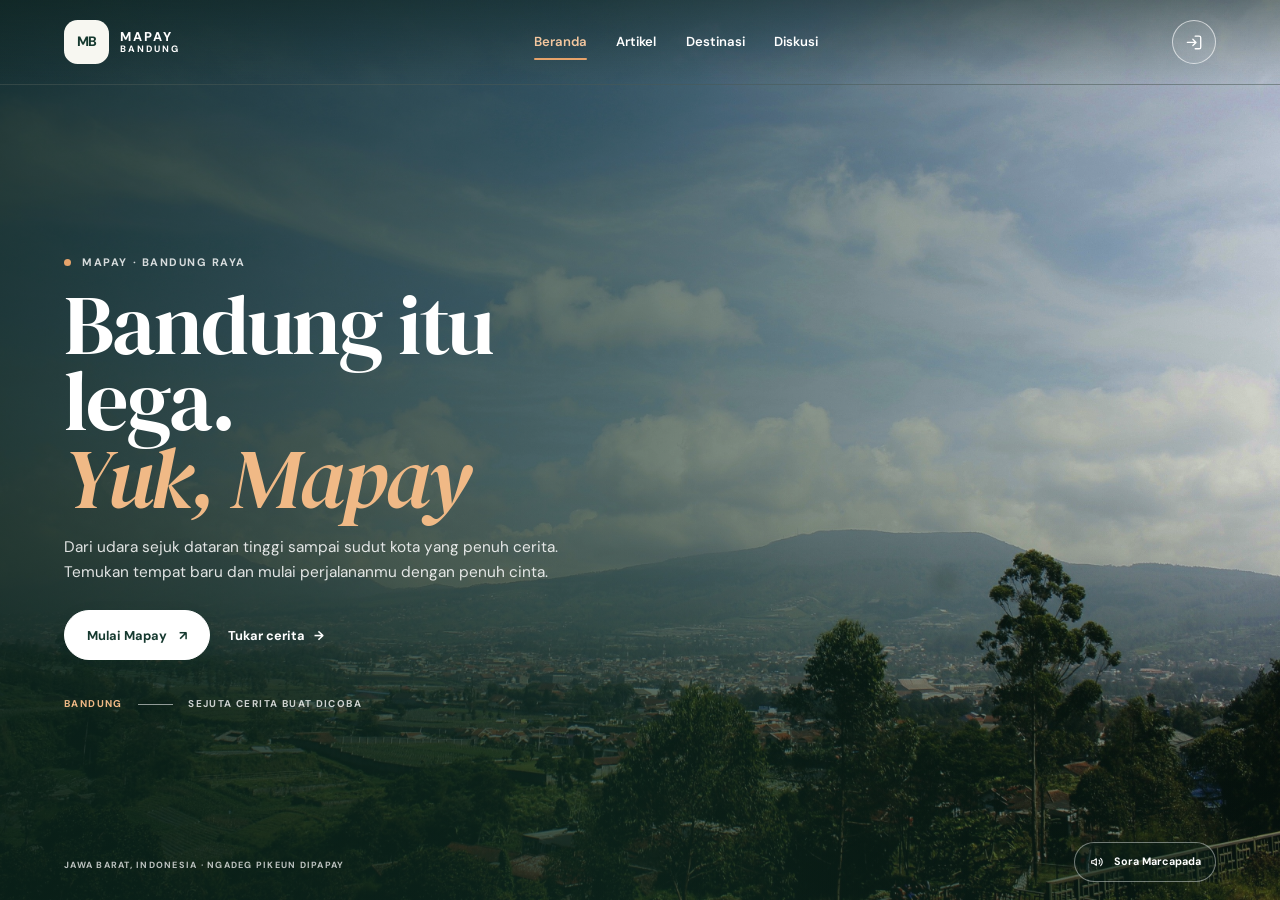
<file: index.html>
<!doctype html>
<html lang="id">
  <head>
    <meta charset="utf-8" />
    <meta name="viewport" content="width=device-width, initial-scale=1" />
    <meta name="description" content="MAPAY BANDUNG — panduan ringan untuk menemukan tempat, suasana, dan cerita di Bandung Raya." />
    <meta name="theme-color" content="#214F40" />
    <title>MAPAY BANDUNG — Bandung itu luas. Yuk, mapay.</title>
    <link rel="preconnect" href="https://fonts.googleapis.com" />
    <link rel="preconnect" href="https://fonts.gstatic.com" crossorigin />
    <link href="https://fonts.googleapis.com/css2?family=DM+Sans:wght@400;500;600;700;800&family=DM+Serif+Display:ital@0;1&display=swap" rel="stylesheet" />
    <link rel="stylesheet" href="src/css/main.css" />
  </head>
  <body class="page-home">
    <a class="skip-link" href="#main-content">Lewati ke konten utama</a>
    <header class="site-header site-header--overlay">
      <div class="container site-header__inner">
        <a class="brand" href="index.html" aria-label="MAPAY BANDUNG, beranda">
          <span class="brand__mark" aria-hidden="true">MB</span>
          <span class="brand__wordmark">MAPAY<strong>BANDUNG</strong></span>
        </a>
        <nav class="primary-nav" aria-label="Navigasi utama"><a href="index.html" aria-current="page">Beranda</a><a href="artikel.html">Artikel</a><a href="destinasi.html">Destinasi</a><a href="diskusi.html">Diskusi</a></nav>
        <a class="header-login" href="login.html" aria-label="Masuk ke MAPAY BANDUNG" title="Masuk">
          <svg viewBox="0 0 24 24" aria-hidden="true" focusable="false">
            <path d="M13 4h5a2 2 0 0 1 2 2v12a2 2 0 0 1-2 2h-5" />
            <path d="M3 12h11m-4-4 4 4-4 4" />
          </svg>
        </a>
        <details class="mobile-nav">
          <summary aria-label="Buka menu navigasi">
            <span>MENU</span><svg viewBox="0 0 24 24" aria-hidden="true"><path d="M4 7h16M4 12h16M4 17h16" /></svg>
          </summary>
          <nav class="mobile-nav__panel" aria-label="Navigasi mobile">
            <a href="index.html" aria-current="page">Beranda</a><a href="artikel.html">Artikel</a><a href="destinasi.html">Destinasi</a><a href="diskusi.html">Diskusi</a><a href="login.html">Masuk</a>
          </nav>
        </details>
      </div>
    </header>

    <main id="main-content">
      <section class="hero" aria-labelledby="hero-title">
        <video class="hero__media" autoplay muted loop playsinline preload="metadata" poster="assets/images/bg.jpg" aria-hidden="true">
          <source src="assets/videos/vbg.mp4" type="video/mp4" />
        </video>
        <div class="hero__shade" aria-hidden="true"></div>
        <div class="container hero__container">
          <div class="hero__content">
            <p class="eyebrow hero__eyebrow"><span class="eyebrow__dot"></span> MAPAY · BANDUNG RAYA</p>
            <h1 id="hero-title">Bandung itu lega. <br /><em>Yuk, Mapay</em></h1>
            <p class="hero__description">Dari udara sejuk dataran tinggi sampai sudut kota yang penuh cerita. Temukan tempat baru dan mulai perjalananmu dengan penuh cinta.</p>
            <div class="hero__actions">
              <a class="button button--light" href="destinasi.html">Mulai Mapay <span aria-hidden="true">↗</span></a>
              <a class="text-link" href="diskusi.html">Tukar cerita<span aria-hidden="true">→</span></a>
            </div>
            <div class="hero__meta"><strong>BANDUNG</strong><span class="hero__meta-rule" aria-hidden="true"></span><span>SEJUTA CERITA BUAT DICOBA</span></div>
          </div>
        </div>

        <details class="sound-player">
          <summary>
            <svg viewBox="0 0 24 24" aria-hidden="true">
              <path d="M4 10v4h3l4 3V7l-4 3H4Z" />
              <path d="M15 9a4 4 0 0 1 0 6M17.5 6.5a7.5 7.5 0 0 1 0 11" />
            </svg>
            <span class="sound-player__closed">Sora Marcapada</span>
            <span class="sound-player__opened">Tutup pemutar</span>
          </summary>
          <div class="sound-player__panel">
            <span>SUASANA ALAM · OPSIONAL</span>
            <audio controls preload="none">
              <source src="assets/audio/1.ogg" type="audio/ogg" />
              Browser kamu belum mendukung pemutar audio.
            </audio>
          </div>
        </details>
        <span class="hero__location">JAWA BARAT, INDONESIA <span aria-hidden="true">·</span> NGADEG PIKEUN DIPAPAY</span>
      </section>
    </main>
  </body>
</html>
</file>
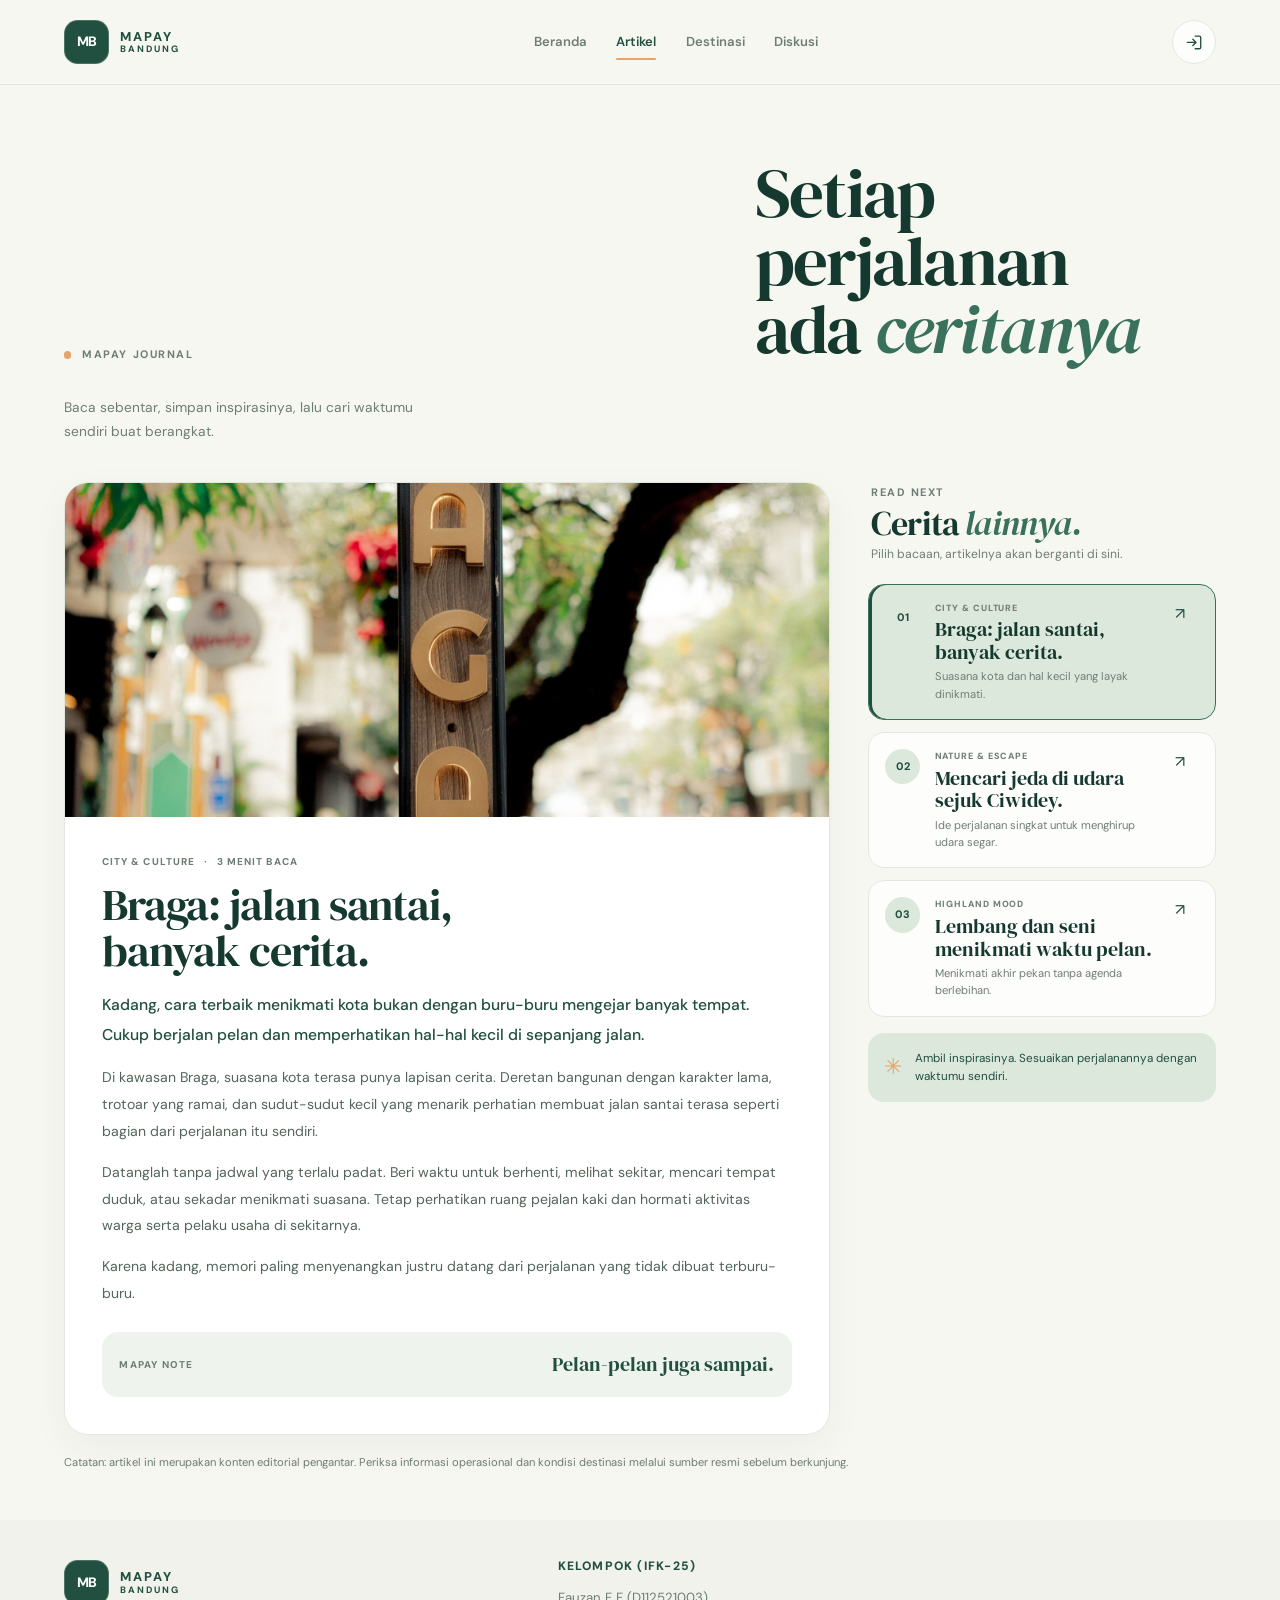
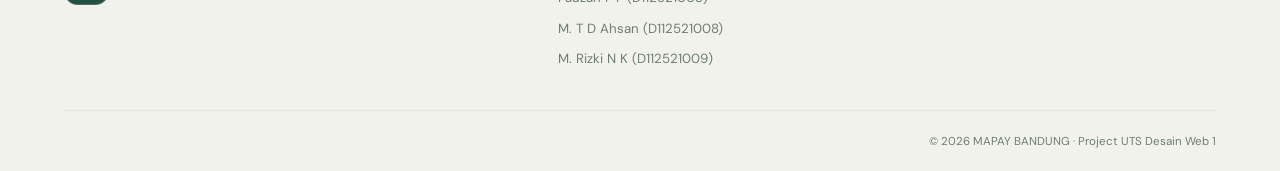
<file: artikel.html>
<!doctype html>
<html lang="id">
  <head>
    <meta charset="utf-8" />
    <meta name="viewport" content="width=device-width, initial-scale=1" />
    <meta name="description" content="Cerita singkat dan inspirasi perjalanan dari MAPAY BANDUNG." />
    <meta name="theme-color" content="#214F40" />
    <title>Jurnal Perjalanan — MAPAY BANDUNG</title>
    <link rel="preconnect" href="https://fonts.googleapis.com" />
    <link rel="preconnect" href="https://fonts.gstatic.com" crossorigin />
    <link href="https://fonts.googleapis.com/css2?family=DM+Sans:wght@400;500;600;700;800&family=DM+Serif+Display:ital@0;1&display=swap" rel="stylesheet" />
    <link rel="stylesheet" href="src/css/main.css" />
  </head>
  <body class="page-articles">
    <a class="skip-link" href="#main-content">Lewati ke konten utama</a>
    <header class="site-header">
      <div class="container site-header__inner">
        <a class="brand" href="index.html" aria-label="MAPAY BANDUNG, beranda">
          <span class="brand__mark" aria-hidden="true">MB</span>
          <span class="brand__wordmark">MAPAY<strong>BANDUNG</strong></span>
        </a>
        <nav class="primary-nav" aria-label="Navigasi utama"><a href="index.html">Beranda</a><a href="artikel.html" aria-current="page">Artikel</a><a href="destinasi.html">Destinasi</a><a href="diskusi.html">Diskusi</a></nav>
        <a class="header-login" href="login.html" aria-label="Masuk ke MAPAY BANDUNG" title="Masuk">
          <svg viewBox="0 0 24 24" aria-hidden="true" focusable="false">
            <path d="M13 4h5a2 2 0 0 1 2 2v12a2 2 0 0 1-2 2h-5" />
            <path d="M3 12h11m-4-4 4 4-4 4" />
          </svg>
        </a>
        <details class="mobile-nav">
          <summary aria-label="Buka menu navigasi">
            <span>MENU</span><svg viewBox="0 0 24 24" aria-hidden="true"><path d="M4 7h16M4 12h16M4 17h16" /></svg>
          </summary>
          <nav class="mobile-nav__panel" aria-label="Navigasi mobile"><a href="index.html">Beranda</a><a href="artikel.html" aria-current="page">Artikel</a><a href="destinasi.html">Destinasi</a><a href="diskusi.html">Diskusi</a></nav>
        </details>
      </div>
    </header>

    <main id="main-content">
      <section class="journal-page">
        <div class="container">
          <div class="journal-page__heading">
            <p class="eyebrow"><span class="eyebrow__dot"></span> MAPAY JOURNAL</p>
            <h1>Setiap perjalanan<br />ada <em>ceritanya</em></h1>
            <p class="journal-page__intro">Baca sebentar, simpan inspirasinya, lalu cari waktumu sendiri buat berangkat.</p>
          </div>

          <div class="article-reader" role="group" aria-label="Pilih artikel untuk dibaca">
            <input class="article-choice" type="radio" name="story" id="story-braga" checked />
            <input class="article-choice" type="radio" name="story" id="story-ciwidey" />
            <input class="article-choice" type="radio" name="story" id="story-lembang" />

            <div class="article-reader__layout">
              <div class="article-reader__main" aria-label="Isi artikel pilihan">
                <article class="story-panel story-panel--braga" aria-labelledby="story-title-braga">
                  <figure class="story-panel__cover">
                    <img src="assets/images/articles/braga.jpg" alt="Penanda Jalan Braga di kawasan Kota Bandung" width="1200" height="700" loading="lazy" />
                  </figure>
                  <div class="story-panel__body">
                    <div class="story-panel__meta"><span>CITY &amp; CULTURE</span><span>·</span><span>3 MENIT BACA</span></div>
                    <h2 id="story-title-braga">Braga: jalan santai, banyak cerita.</h2>
                    <p class="story-panel__lead">Kadang, cara terbaik menikmati kota bukan dengan buru-buru mengejar banyak tempat. Cukup berjalan pelan dan memperhatikan hal-hal kecil di sepanjang jalan.</p>
                    <p>
                      Di kawasan Braga, suasana kota terasa punya lapisan cerita. Deretan bangunan dengan karakter lama, trotoar yang ramai, dan sudut-sudut kecil yang menarik perhatian membuat jalan santai terasa seperti bagian dari
                      perjalanan itu sendiri.
                    </p>
                    <p>
                      Datanglah tanpa jadwal yang terlalu padat. Beri waktu untuk berhenti, melihat sekitar, mencari tempat duduk, atau sekadar menikmati suasana. Tetap perhatikan ruang pejalan kaki dan hormati aktivitas warga serta pelaku
                      usaha di sekitarnya.
                    </p>
                    <p>Karena kadang, memori paling menyenangkan justru datang dari perjalanan yang tidak dibuat terburu-buru.</p>
                    <div class="story-panel__closing"><span>MAPAY NOTE</span><strong>Pelan-pelan juga sampai.</strong></div>
                  </div>
                </article>

                <article class="story-panel story-panel--ciwidey" aria-labelledby="story-title-ciwidey">
                  <figure class="story-panel__cover">
                    <img src="assets/images/articles/ciwidey_KP.jpg" alt="Pemandangan danau kawah dengan lanskap pegunungan" width="1200" height="700" loading="lazy" />
                  </figure>
                  <div class="story-panel__body">
                    <div class="story-panel__meta"><span>NATURE &amp; ESCAPE</span><span>·</span><span>3 MENIT BACA</span></div>
                    <h2 id="story-title-ciwidey">Mencari jeda di udara sejuk Ciwidey.</h2>
                    <p class="story-panel__lead">Ada kalanya kita cuma butuh ruang untuk menarik napas lebih panjang. Perjalanan ke arah selatan Bandung bisa jadi alasan sederhana untuk mengambil jeda.</p>
                    <p>Ciwidey dikenal dengan lanskap alam dan udara yang terasa berbeda dari pusat kota. Pemandangan kawah, kebun, dan perbukitan menjadi pengingat bahwa Bandung Raya punya banyak wajah untuk dinikmati.</p>
                    <p>
                      Sebelum berangkat, cek kondisi cuaca, aturan kunjungan, dan informasi resmi destinasi yang dituju. Bawa pakaian yang sesuai, jaga kebersihan, dan ikuti arahan petugas terutama di kawasan alam yang memiliki kondisi
                      khusus.
                    </p>
                    <p>Tak perlu memaksakan banyak titik dalam satu hari. Pilih satu atau dua tempat, nikmati waktunya, dan biarkan perjalanan berjalan dengan ritme yang nyaman.</p>
                    <div class="story-panel__closing"><span>MAPAY NOTE</span><strong>Ambil jeda, bukan buru-buru.</strong></div>
                  </div>
                </article>

                <article class="story-panel story-panel--lembang" aria-labelledby="story-title-lembang">
                  <figure class="story-panel__cover">
                    <img src="assets/images/articles/lembang.jpg" alt="Pepohonan hijau dan suasana hutan berkabut" width="1200" height="700" loading="lazy" />
                  </figure>
                  <div class="story-panel__body">
                    <div class="story-panel__meta"><span>HIGHLAND MOOD</span><span>·</span><span>3 MENIT BACA</span></div>
                    <h2 id="story-title-lembang">Lembang dan seni menikmati waktu pelan.</h2>
                    <p class="story-panel__lead">Udara sejuk, pepohonan, dan jalan yang mengarah ke dataran tinggi sering jadi kombinasi yang pas untuk mengisi akhir pekan.</p>
                    <p>
                      Lembang punya banyak pilihan suasana, mulai dari ruang terbuka sampai tempat untuk menikmati pemandangan. Supaya perjalanan tetap nyaman, tentukan tujuan sejak awal dan perhitungkan waktu tempuh, terutama saat akhir
                      pekan atau musim liburan.
                    </p>
                    <p>
                      Jangan lupa memberi ruang untuk hal sederhana: menikmati minuman hangat, melihat lanskap sekitar, atau berbincang dengan teman perjalanan. Pengalaman tidak selalu harus diukur dari berapa banyak tempat yang berhasil
                      dikunjungi.
                    </p>
                    <p>Jaga lingkungan, gunakan tempat sampah yang tersedia, dan dukung usaha lokal dengan cara yang bertanggung jawab.</p>
                    <div class="story-panel__closing"><span>MAPAY NOTE</span><strong>Lebih sedikit agenda, lebih banyak rasa.</strong></div>
                  </div>
                </article>
              </div>

              <aside class="article-reader__sidebar" aria-label="Pilih artikel lainnya">
                <div class="article-sidebar__heading">
                  <p class="eyebrow">READ NEXT</p>
                  <h2>Cerita <em>lainnya.</em></h2>
                  <p>Pilih bacaan, artikelnya akan berganti di sini.</p>
                </div>
                <label class="article-picker" for="story-braga"
                  ><span class="article-picker__number">01</span
                  ><span class="article-picker__copy"><small>CITY &amp; CULTURE</small><strong>Braga: jalan santai, banyak cerita.</strong><span>Suasana kota dan hal kecil yang layak dinikmati.</span></span
                  ><span class="article-picker__arrow" aria-hidden="true">↗</span></label
                >
                <label class="article-picker" for="story-ciwidey"
                  ><span class="article-picker__number">02</span
                  ><span class="article-picker__copy"><small>NATURE &amp; ESCAPE</small><strong>Mencari jeda di udara sejuk Ciwidey.</strong><span>Ide perjalanan singkat untuk menghirup udara segar.</span></span
                  ><span class="article-picker__arrow" aria-hidden="true">↗</span></label
                >
                <label class="article-picker" for="story-lembang"
                  ><span class="article-picker__number">03</span
                  ><span class="article-picker__copy"><small>HIGHLAND MOOD</small><strong>Lembang dan seni menikmati waktu pelan.</strong><span>Menikmati akhir pekan tanpa agenda berlebihan.</span></span
                  ><span class="article-picker__arrow" aria-hidden="true">↗</span></label
                >
                <div class="article-sidebar__note">
                  <span aria-hidden="true">✳</span>
                  <p>Ambil inspirasinya. Sesuaikan perjalanannya dengan waktumu sendiri.</p>
                </div>
              </aside>
            </div>
          </div>
          <p class="article-disclaimer">Catatan: artikel ini merupakan konten editorial pengantar. Periksa informasi operasional dan kondisi destinasi melalui sumber resmi sebelum berkunjung.</p>
        </div>
      </section>
    </main>

    <footer class="site-footer">
      <div class="container">
        <div class="footer-main">
          <div class="footer-brand">
            <a class="brand brand--footer" href="index.html" aria-label="MAPAY BANDUNG, beranda"
              ><span class="brand__mark" aria-hidden="true">MB</span><span class="brand__wordmark">MAPAY<strong>BANDUNG</strong></span></a
            >
          </div>
          <div class="footer-column">
            <h2>Kelompok (IFK-25)</h2>
            <a href="https://www.instagram.com" target="_blank" rel="noopener noreferrer">Fauzan F F (D112521003)</a>
            <a href="https://www.instagram.com" target="_blank" rel="noopener noreferrer">M. T D Ahsan (D112521008)</a>
            <a href="https://www.instagram.com" target="_blank" rel="noopener noreferrer">M. Rizki N K (D112521009)</a>
          </div>
        </div>
        <div class="footer-bottom">
          <p>© 2026 MAPAY BANDUNG · Project UTS Desain Web 1</p>
        </div>
      </div>
    </footer>
  </body>
</html>
</file>
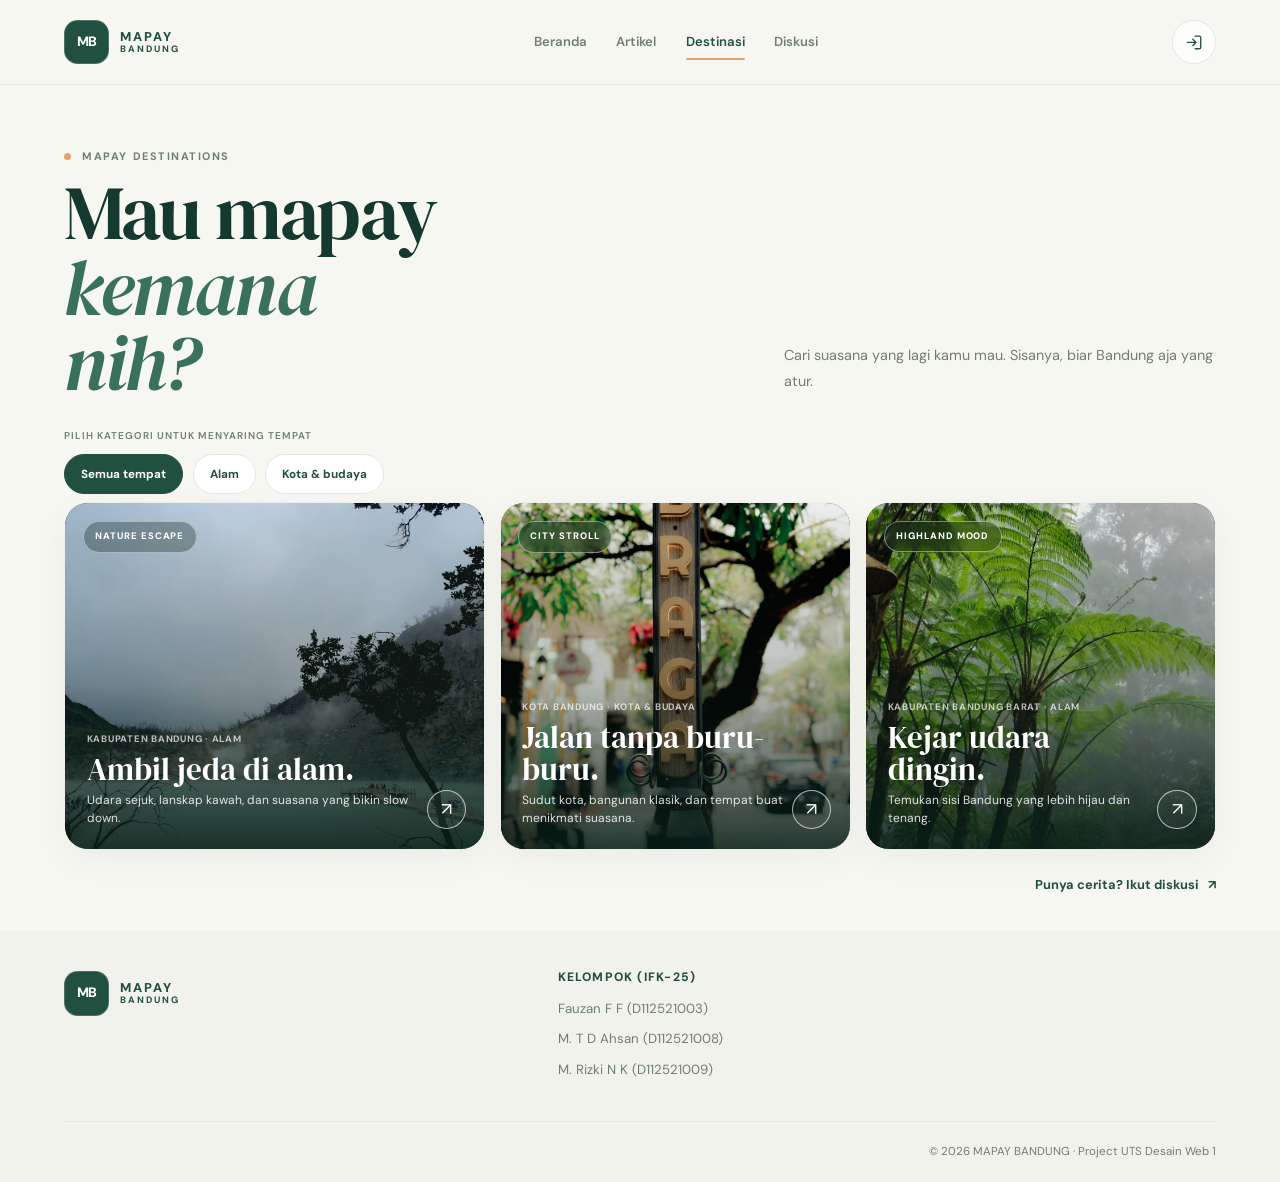
<file: destinasi.html>
<!doctype html>
<html lang="id">
  <head>
    <meta charset="utf-8" />
    <meta name="viewport" content="width=device-width, initial-scale=1" />
    <meta name="description" content="Pilih suasana perjalanan dan temukan destinasi pilihan di Bandung Raya." />
    <meta name="theme-color" content="#214F40" />
    <title>Destinasi — MAPAY BANDUNG</title>
    <link rel="preconnect" href="https://fonts.googleapis.com" />
    <link rel="preconnect" href="https://fonts.gstatic.com" crossorigin />
    <link href="https://fonts.googleapis.com/css2?family=DM+Sans:wght@400;500;600;700;800&family=DM+Serif+Display:ital@0;1&display=swap" rel="stylesheet" />
    <link rel="stylesheet" href="src/css/main.css" />
  </head>
  <body class="page-destinations">
    <a class="skip-link" href="#main-content">Lewati ke konten utama</a>
    <header class="site-header">
      <div class="container site-header__inner">
        <a class="brand" href="index.html" aria-label="MAPAY BANDUNG, beranda">
          <span class="brand__mark" aria-hidden="true">MB</span>
          <span class="brand__wordmark">MAPAY<strong>BANDUNG</strong></span>
        </a>
        <nav class="primary-nav" aria-label="Navigasi utama"><a href="index.html">Beranda</a><a href="artikel.html">Artikel</a><a href="destinasi.html" aria-current="page">Destinasi</a><a href="diskusi.html">Diskusi</a></nav>
        <a class="header-login" href="login.html" aria-label="Masuk ke MAPAY BANDUNG" title="Masuk">
          <svg viewBox="0 0 24 24" aria-hidden="true" focusable="false">
            <path d="M13 4h5a2 2 0 0 1 2 2v12a2 2 0 0 1-2 2h-5" />
            <path d="M3 12h11m-4-4 4 4-4 4" />
          </svg>
        </a>
        <details class="mobile-nav">
          <summary aria-label="Buka menu navigasi">
            <span>MENU</span><svg viewBox="0 0 24 24" aria-hidden="true"><path d="M4 7h16M4 12h16M4 17h16" /></svg>
          </summary>
          <nav class="mobile-nav__panel" aria-label="Navigasi mobile">
            <a href="index.html">Beranda</a><a href="artikel.html">Artikel</a><a href="destinasi.html" aria-current="page">Destinasi</a><a href="diskusi.html">Diskusi</a><a href="login.html">Masuk</a>
          </nav>
        </details>
      </div>
    </header>

    <main id="main-content">
      <section class="destination-explore section" aria-labelledby="destination-title">
        <div class="container">
          <div class="destination-explore__top">
            <div>
              <p class="eyebrow"><span class="eyebrow__dot"></span> MAPAY DESTINATIONS</p>
              <h1 id="destination-title">Mau mapay <em>kemana nih?</em></h1>
            </div>
            <p class="destination-explore__intro">Cari suasana yang lagi kamu mau. Sisanya, biar Bandung aja yang atur.</p>
          </div>

          <div class="destination-browser" aria-label="Pilih kategori destinasi">
            <div class="destination-filter-heading">
              <span>PILIH KATEGORI UNTUK MENYARING TEMPAT</span>
            </div>
            <input class="destination-filter__input" type="radio" name="destination-filter" id="filter-all" checked />
            <label class="destination-filter__label" for="filter-all">Semua tempat</label>
            <input class="destination-filter__input" type="radio" name="destination-filter" id="filter-nature" />
            <label class="destination-filter__label" for="filter-nature">Alam</label>
            <input class="destination-filter__input" type="radio" name="destination-filter" id="filter-city" />
            <label class="destination-filter__label" for="filter-city">Kota &amp; budaya</label>
            <input class="destination-filter__input" type="radio" name="destination-filter" id="filter-public" />

            <div class="destination-mood-grid">
              <!-- 1. Kawah Putih -->
              <article class="destination-mood-card category-nature">
                <details class="destination-mood-card__details">
                  <summary>
                    <span class="destination-mood-card__visual"
                      ><img src="assets/images/destinations/ciwidey_KP.jpg" alt="Pemandangan danau kawah Kawah Putih dengan air berwarna pucat dan latar berkabut" width="900" height="1100" loading="lazy"
                    /></span>
                    <span class="destination-mood-card__shade" aria-hidden="true"></span>
                    <span class="destination-mood-card__label">NATURE ESCAPE</span>
                    <span class="destination-mood-card__content">
                      <span class="destination-mood-card__place">KABUPATEN BANDUNG · ALAM</span>
                      <strong class="destination-mood-card__title">Ambil jeda di alam.</strong>
                      <span class="destination-mood-card__description">Udara sejuk, lanskap kawah, dan suasana yang bikin slow down.</span>
                    </span>
                    <span class="destination-mood-card__arrow" aria-hidden="true">↗</span>
                  </summary>
                  <div class="destination-mood-card__detail">
                    <p class="destination-mood-card__eyebrow">KABUPATEN BANDUNG · ALAM · NATURE ESCAPE</p>
                    <h2>Kawah Putih</h2>
                    <p class="destination-mood-card__description-expanded">
                      Kawah Putih merupakan salah satu tujuan wisata alam di kawasan Ciwidey, Kabupaten Bandung. Nikmati lanskap kawah dan suasana dataran tinggi. Sebelum berkunjung, periksa informasi operasional dan aturan dari pengelola.
                    </p>
                    <span class="destination-mood-card__address">Ciwidey, Kabupaten Bandung, Jawa Barat</span>
                  </div>
                </details>
              </article>

              <!-- 2. Jalan Braga -->
              <article class="destination-mood-card category-city">
                <details class="destination-mood-card__details">
                  <summary>
                    <span class="destination-mood-card__visual"><img src="assets/images/destinations/braga.jpg" alt="Penanda Jalan Braga di kawasan pusat Kota Bandung" width="900" height="1100" loading="lazy" /></span>
                    <span class="destination-mood-card__shade" aria-hidden="true"></span>
                    <span class="destination-mood-card__label">CITY STROLL</span>
                    <span class="destination-mood-card__content">
                      <span class="destination-mood-card__place">KOTA BANDUNG · KOTA & BUDAYA</span>
                      <strong class="destination-mood-card__title">Jalan tanpa buru-buru.</strong>
                      <span class="destination-mood-card__description">Sudut kota, bangunan klasik, dan tempat buat menikmati suasana.</span>
                    </span>
                    <span class="destination-mood-card__arrow" aria-hidden="true">↗</span>
                  </summary>
                  <div class="destination-mood-card__detail">
                    <p class="destination-mood-card__eyebrow">KOTA BANDUNG · KOTA & BUDAYA · CITY STROLL</p>
                    <h2>Jalan Braga</h2>
                    <p class="destination-mood-card__description-expanded">
                      Jalan Braga merupakan kawasan populer di Kota Bandung yang lekat dengan suasana kota dan bangunan bergaya lama. Pengunjung dapat berjalan santai, mengenal sudut kota, dan menikmati berbagai aktivitas di sekitarnya.
                    </p>
                    <span class="destination-mood-card__address">Kawasan Braga, Kota Bandung, Jawa Barat</span>
                  </div>
                </details>
              </article>

              <!-- 3. Lembang -->
              <article class="destination-mood-card category-nature">
                <details class="destination-mood-card__details">
                  <summary>
                    <span class="destination-mood-card__visual"><img src="assets/images/destinations/lembang.jpg" alt="Suasana pepohonan hijau dan hutan berkabut" width="900" height="1100" loading="lazy" /></span>
                    <span class="destination-mood-card__shade" aria-hidden="true"></span>
                    <span class="destination-mood-card__label">HIGHLAND MOOD</span>
                    <span class="destination-mood-card__content">
                      <span class="destination-mood-card__place">KABUPATEN BANDUNG BARAT · ALAM</span>
                      <strong class="destination-mood-card__title">Kejar udara dingin.</strong>
                      <span class="destination-mood-card__description">Temukan sisi Bandung yang lebih hijau dan tenang.</span>
                    </span>
                    <span class="destination-mood-card__arrow" aria-hidden="true">↗</span>
                  </summary>
                  <div class="destination-mood-card__detail">
                    <p class="destination-mood-card__eyebrow">KABUPATEN BANDUNG BARAT · ALAM · HIGHLAND MOOD</p>
                    <h2>Orchid Forest Cikole</h2>
                    <p class="destination-mood-card__description-expanded">
                      Orchid Forest Cikole berada di kawasan Cikole, Lembang, Kabupaten Bandung Barat. Destinasi ini dikenal dengan suasana hutan pinus dan pengalaman wisata alam. Periksa informasi operasional resmi sebelum berkunjung.
                    </p>
                    <span class="destination-mood-card__address">Cikole, Lembang, Kabupaten Bandung Barat, Jawa Barat</span>
                  </div>
                </details>
              </article>
            </div>
          </div>

          <div class="destination-bottom-note">
            <a class="text-link" href="diskusi.html">Punya cerita? Ikut diskusi <span aria-hidden="true">↗</span></a>
          </div>
        </div>
      </section>
    </main>

    <footer class="site-footer">
      <div class="container">
        <div class="footer-main">
          <div class="footer-brand">
            <a class="brand brand--footer" href="index.html" aria-label="MAPAY BANDUNG, beranda"
              ><span class="brand__mark" aria-hidden="true">MB</span><span class="brand__wordmark">MAPAY<strong>BANDUNG</strong></span></a
            >
          </div>
          <div class="footer-column">
            <h2>Kelompok (IFK-25)</h2>
            <a href="https://www.instagram.com" target="_blank" rel="noopener noreferrer">Fauzan F F (D112521003)</a>
            <a href="https://www.instagram.com" target="_blank" rel="noopener noreferrer">M. T D Ahsan (D112521008)</a>
            <a href="https://www.instagram.com" target="_blank" rel="noopener noreferrer">M. Rizki N K (D112521009)</a>
          </div>
        </div>
        <div class="footer-bottom">
          <p>© 2026 MAPAY BANDUNG · Project UTS Desain Web 1</p>
        </div>
      </div>
    </footer>
  </body>
</html>
</file>
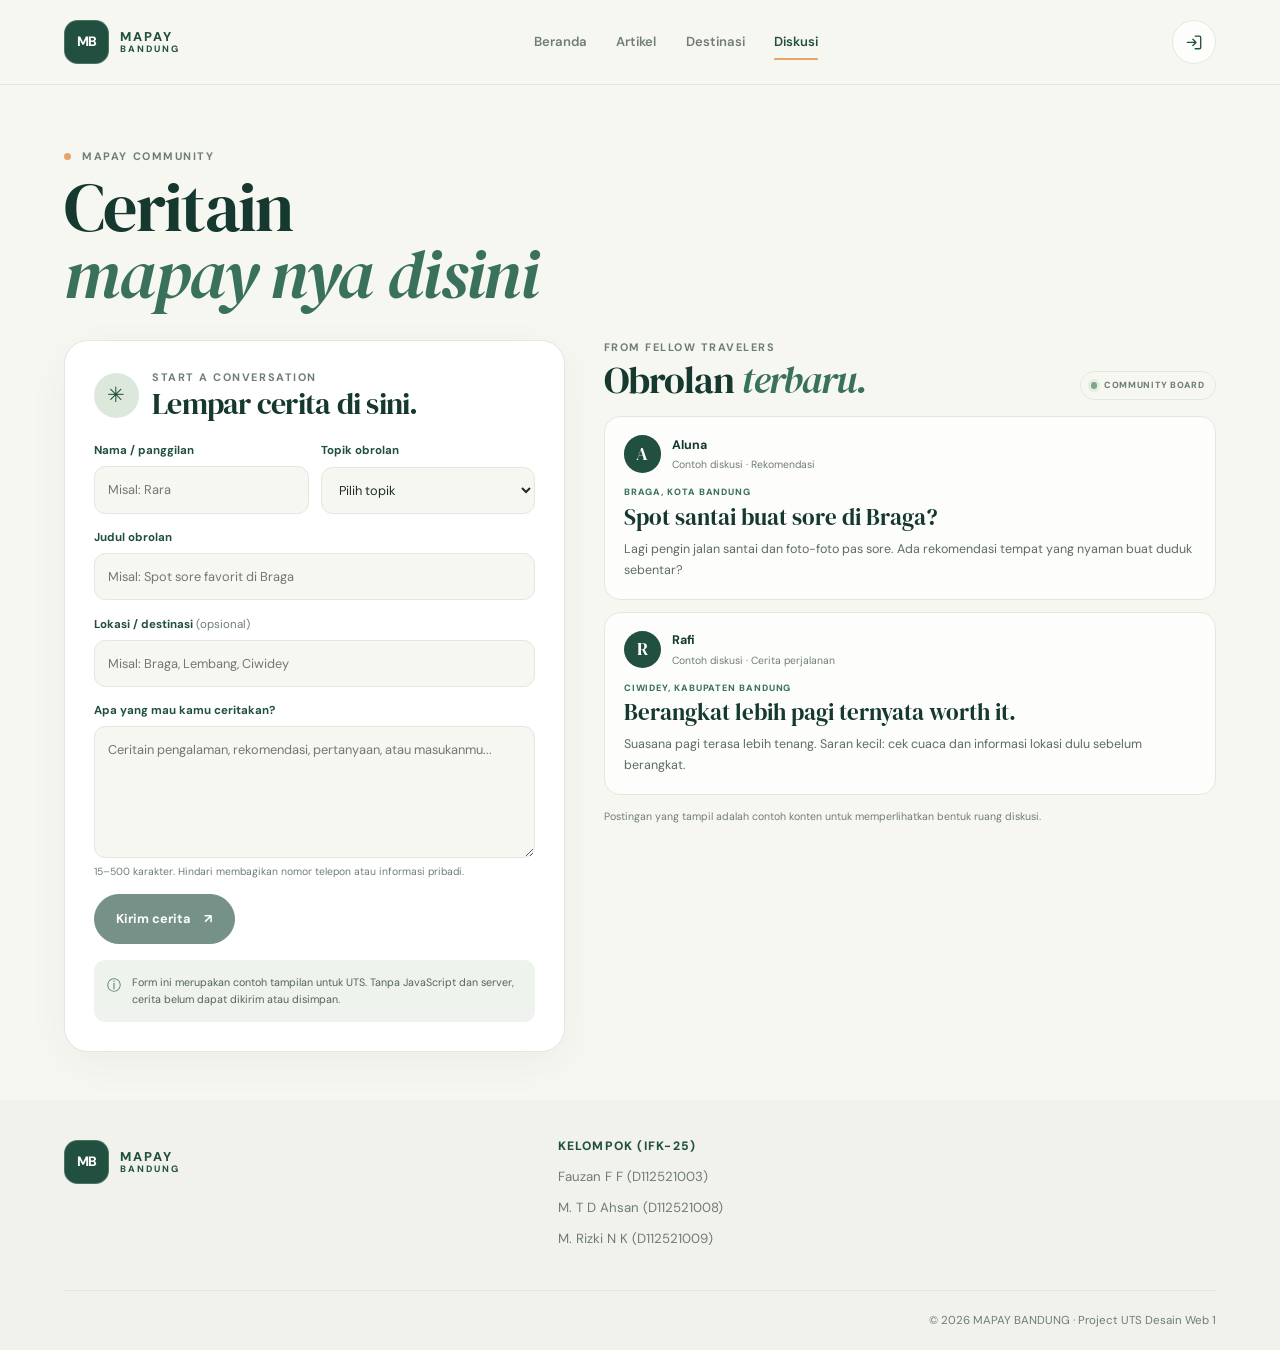
<file: diskusi.html>
<!doctype html>
<html lang="id">
  <head>
    <meta charset="utf-8" />
    <meta name="viewport" content="width=device-width, initial-scale=1" />
    <meta name="description" content="Ruang diskusi MAPAY BANDUNG untuk berbagi cerita, rekomendasi, pertanyaan, dan masukan perjalanan." />
    <meta name="theme-color" content="#214F40" />
    <title>Ruang Diskusi — MAPAY BANDUNG</title>
    <link rel="preconnect" href="https://fonts.googleapis.com" />
    <link rel="preconnect" href="https://fonts.gstatic.com" crossorigin />
    <link href="https://fonts.googleapis.com/css2?family=DM+Sans:wght@400;500;600;700;800&family=DM+Serif+Display:ital@0;1&display=swap" rel="stylesheet" />
    <link rel="stylesheet" href="src/css/main.css" />
  </head>
  <body class="page-discussion">
    <a class="skip-link" href="#main-content">Lewati ke konten utama</a>
    <header class="site-header">
      <div class="container site-header__inner">
        <a class="brand" href="index.html" aria-label="MAPAY BANDUNG, beranda">
          <span class="brand__mark" aria-hidden="true">MB</span>
          <span class="brand__wordmark">MAPAY<strong>BANDUNG</strong></span>
        </a>
        <nav class="primary-nav" aria-label="Navigasi utama"><a href="index.html">Beranda</a><a href="artikel.html">Artikel</a><a href="destinasi.html">Destinasi</a><a href="diskusi.html" aria-current="page">Diskusi</a></nav>
        <a class="header-login" href="login.html" aria-label="Masuk ke MAPAY BANDUNG" title="Masuk">
          <svg viewBox="0 0 24 24" aria-hidden="true" focusable="false">
            <path d="M13 4h5a2 2 0 0 1 2 2v12a2 2 0 0 1-2 2h-5" />
            <path d="M3 12h11m-4-4 4 4-4 4" />
          </svg>
        </a>
        <details class="mobile-nav">
          <summary aria-label="Buka menu navigasi">
            <span>MENU</span><svg viewBox="0 0 24 24" aria-hidden="true"><path d="M4 7h16M4 12h16M4 17h16" /></svg>
          </summary>
          <nav class="mobile-nav__panel" aria-label="Navigasi mobile">
            <a href="index.html">Beranda</a><a href="artikel.html">Artikel</a><a href="destinasi.html">Destinasi</a><a href="diskusi.html" aria-current="page">Diskusi</a><a href="login.html">Masuk</a>
          </nav>
        </details>
      </div>
    </header>

    <main id="main-content">
      <section class="discussion-page">
        <div class="container">
          <div class="discussion-heading">
            <div>
              <p class="eyebrow"><span class="eyebrow__dot"></span> MAPAY COMMUNITY</p>
              <h1>Ceritain <br /><em>mapay nya disini</em></h1>
            </div>
          </div>

          <div class="discussion-layout">
            <section class="discussion-compose" aria-labelledby="discussion-form-title">
              <div class="discussion-compose__top">
                <span class="discussion-compose__icon" aria-hidden="true">✳</span>
                <div>
                  <p class="eyebrow">START A CONVERSATION</p>
                  <h2 id="discussion-form-title">Lempar cerita di sini.</h2>
                </div>
              </div>
              <form class="discussion-form">
                <div class="discussion-form__row">
                  <div class="form-field"><label for="discussion-name">Nama / panggilan</label><input id="discussion-name" name="name" type="text" placeholder="Misal: Rara" minlength="2" maxlength="24" required /></div>
                  <div class="form-field">
                    <label for="discussion-topic">Topik obrolan</label
                    ><select id="discussion-topic" name="topic" required>
                      <option value="">Pilih topik</option>
                      <option>Cerita perjalanan</option>
                      <option>Rekomendasi</option>
                      <option>Tanya-tanya</option>
                      <option>Masukan</option>
                      <option>Keluhan</option>
                    </select>
                  </div>
                </div>
                <div class="form-field"><label for="discussion-title">Judul obrolan</label><input id="discussion-title" name="title" type="text" placeholder="Misal: Spot sore favorit di Braga" minlength="4" maxlength="70" required /></div>
                <div class="form-field">
                  <label for="discussion-place">Lokasi / destinasi <span>(opsional)</span></label
                  ><input id="discussion-place" name="place" type="text" placeholder="Misal: Braga, Lembang, Ciwidey" maxlength="60" />
                </div>
                <div class="form-field">
                  <label for="discussion-message">Apa yang mau kamu ceritakan?</label
                  ><textarea id="discussion-message" name="message" rows="5" minlength="15" maxlength="500" placeholder="Ceritain pengalaman, rekomendasi, pertanyaan, atau masukanmu..." required></textarea
                  ><span class="field-hint">15–500 karakter. Hindari membagikan nomor telepon atau informasi pribadi.</span>
                </div>
                <button class="button discussion-submit" type="button" disabled>Kirim cerita <span aria-hidden="true">↗</span></button>
              </form>
              <div class="discussion-local-note">
                <span aria-hidden="true">ⓘ</span>
                <p>Form ini merupakan contoh tampilan untuk UTS. Tanpa JavaScript dan server, cerita belum dapat dikirim atau disimpan.</p>
              </div>
            </section>

            <section class="discussion-feed" aria-labelledby="discussion-feed-title">
              <div class="discussion-feed__heading">
                <div>
                  <p class="eyebrow">FROM FELLOW TRAVELERS</p>
                  <h2 id="discussion-feed-title">Obrolan <em>terbaru.</em></h2>
                </div>
                <span class="discussion-live"><i aria-hidden="true"></i> COMMUNITY BOARD</span>
              </div>
              <div class="discussion-post-list">
                <article class="discussion-post">
                  <div class="discussion-post__meta">
                    <span class="discussion-post__avatar">A</span><span><strong>Aluna</strong><small>Contoh diskusi · Rekomendasi</small></span>
                  </div>
                  <p class="discussion-post__place">BRAGA, KOTA BANDUNG</p>
                  <h3>Spot santai buat sore di Braga?</h3>
                  <p class="discussion-post__message">Lagi pengin jalan santai dan foto-foto pas sore. Ada rekomendasi tempat yang nyaman buat duduk sebentar?</p>
                </article>
                <article class="discussion-post">
                  <div class="discussion-post__meta">
                    <span class="discussion-post__avatar">R</span><span><strong>Rafi</strong><small>Contoh diskusi · Cerita perjalanan</small></span>
                  </div>
                  <p class="discussion-post__place">CIWIDEY, KABUPATEN BANDUNG</p>
                  <h3>Berangkat lebih pagi ternyata worth it.</h3>
                  <p class="discussion-post__message">Suasana pagi terasa lebih tenang. Saran kecil: cek cuaca dan informasi lokasi dulu sebelum berangkat.</p>
                </article>
              </div>
              <p class="discussion-feed__footnote">Postingan yang tampil adalah contoh konten untuk memperlihatkan bentuk ruang diskusi.</p>
            </section>
          </div>
        </div>
      </section>
    </main>

    <footer class="site-footer">
      <div class="container">
        <div class="footer-main">
          <div class="footer-brand">
            <a class="brand brand--footer" href="index.html" aria-label="MAPAY BANDUNG, beranda"
              ><span class="brand__mark" aria-hidden="true">MB</span><span class="brand__wordmark">MAPAY<strong>BANDUNG</strong></span></a
            >
          </div>
          <div class="footer-column">
            <h2>Kelompok (IFK-25)</h2>
            <a href="https://www.instagram.com" target="_blank" rel="noopener noreferrer">Fauzan F F (D112521003)</a>
            <a href="https://www.instagram.com" target="_blank" rel="noopener noreferrer">M. T D Ahsan (D112521008)</a>
            <a href="https://www.instagram.com" target="_blank" rel="noopener noreferrer">M. Rizki N K (D112521009)</a>
          </div>
        </div>
        <div class="footer-bottom">
          <p>© 2026 MAPAY BANDUNG · Project UTS Desain Web 1</p>
        </div>
      </div>
    </footer>
  </body>
</html>
</file>
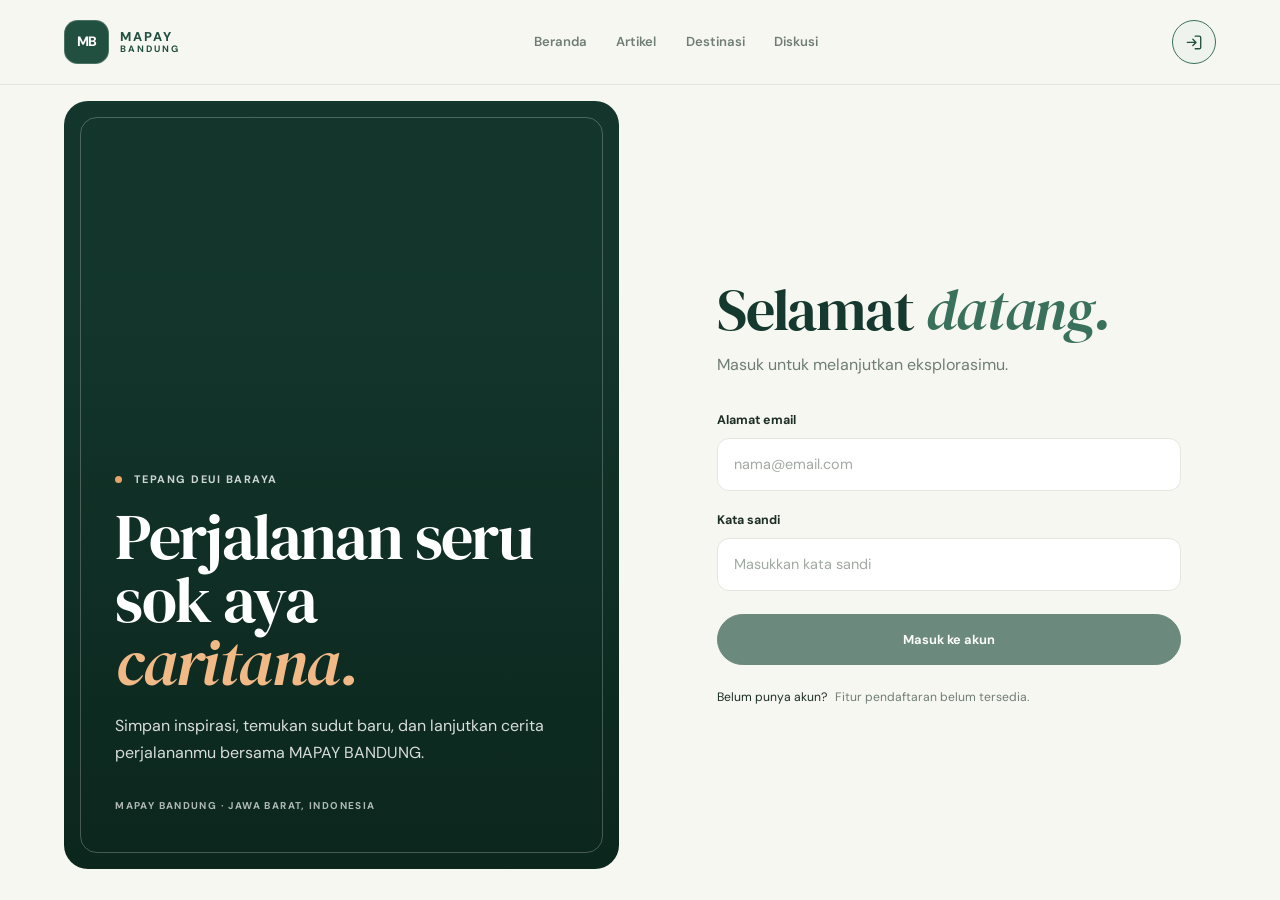
<file: login.html>
<!doctype html>
<html lang="id">
  <head>
    <meta charset="utf-8" />
    <meta name="viewport" content="width=device-width, initial-scale=1" />
    <meta name="description" content="Tampilan form masuk MAPAY BANDUNG. Fitur autentikasi belum tersedia." />
    <meta name="theme-color" content="#214F40" />
    <title>Masuk — MAPAY BANDUNG</title>
    <link rel="preconnect" href="https://fonts.googleapis.com" />
    <link rel="preconnect" href="https://fonts.gstatic.com" crossorigin />
    <link href="https://fonts.googleapis.com/css2?family=DM+Sans:wght@400;500;600;700;800&family=DM+Serif+Display:ital@0;1&display=swap" rel="stylesheet" />
    <link rel="stylesheet" href="src/css/main.css" />
  </head>
  <body class="page-login">
    <a class="skip-link" href="#main-content">Lewati ke konten utama</a>
    <header class="site-header">
      <div class="container site-header__inner">
        <a class="brand" href="index.html" aria-label="MAPAY BANDUNG, beranda">
          <span class="brand__mark" aria-hidden="true">MB</span>
          <span class="brand__wordmark">MAPAY<strong>BANDUNG</strong></span>
        </a>
        <nav class="primary-nav" aria-label="Navigasi utama"><a href="index.html">Beranda</a><a href="artikel.html">Artikel</a><a href="destinasi.html">Destinasi</a><a href="diskusi.html">Diskusi</a></nav>
        <a class="header-login" href="login.html" aria-label="Masuk ke MAPAY BANDUNG" title="Masuk" aria-current="page">
          <svg viewBox="0 0 24 24" aria-hidden="true" focusable="false">
            <path d="M13 4h5a2 2 0 0 1 2 2v12a2 2 0 0 1-2 2h-5" />
            <path d="M3 12h11m-4-4 4 4-4 4" />
          </svg>
        </a>
        <details class="mobile-nav">
          <summary aria-label="Buka menu navigasi">
            <span>MENU</span><svg viewBox="0 0 24 24" aria-hidden="true"><path d="M4 7h16M4 12h16M4 17h16" /></svg>
          </summary>
          <nav class="mobile-nav__panel" aria-label="Navigasi mobile">
            <a href="index.html">Beranda</a><a href="artikel.html">Artikel</a><a href="destinasi.html">Destinasi</a><a href="diskusi.html">Diskusi</a><a href="login.html" aria-current="page">Masuk</a>
          </nav>
        </details>
      </div>
    </header>

    <main id="main-content">
      <section class="login-layout" aria-labelledby="login-title">
        <div class="login-visual">
          <div class="login-visual__content">
            <p class="eyebrow"><span class="eyebrow__dot"></span> TEPANG DEUI BARAYA</p>
            <h1>Perjalanan seru<br />sok aya <em>caritana.</em></h1>
            <p>Simpan inspirasi, temukan sudut baru, dan lanjutkan cerita perjalananmu bersama MAPAY BANDUNG.</p>
            <span class="login-visual__caption">MAPAY BANDUNG · JAWA BARAT, INDONESIA</span>
          </div>
        </div>
        <div class="login-panel">
          <div class="login-card">
            <h2 id="login-title">Selamat <em>datang.</em></h2>
            <p class="login-card__intro">Masuk untuk melanjutkan eksplorasimu.</p>
            <form class="login-form">
              <div class="form-field"><label for="login-email">Alamat email</label><input id="login-email" name="email" type="email" autocomplete="username" placeholder="nama@email.com" required /></div>
              <div class="form-field"><label for="login-password">Kata sandi</label><input id="login-password" name="password" type="password" autocomplete="current-password" placeholder="Masukkan kata sandi" minlength="6" required /></div>
              <button class="button login-submit" type="button" disabled>Masuk ke akun</button>
            </form>
            <div class="login-card__bottom"><span>Belum punya akun?</span><span class="login-card__muted">Fitur pendaftaran belum tersedia.</span></div>
          </div>
        </div>
      </section>
    </main>
  </body>
</html>
</file>
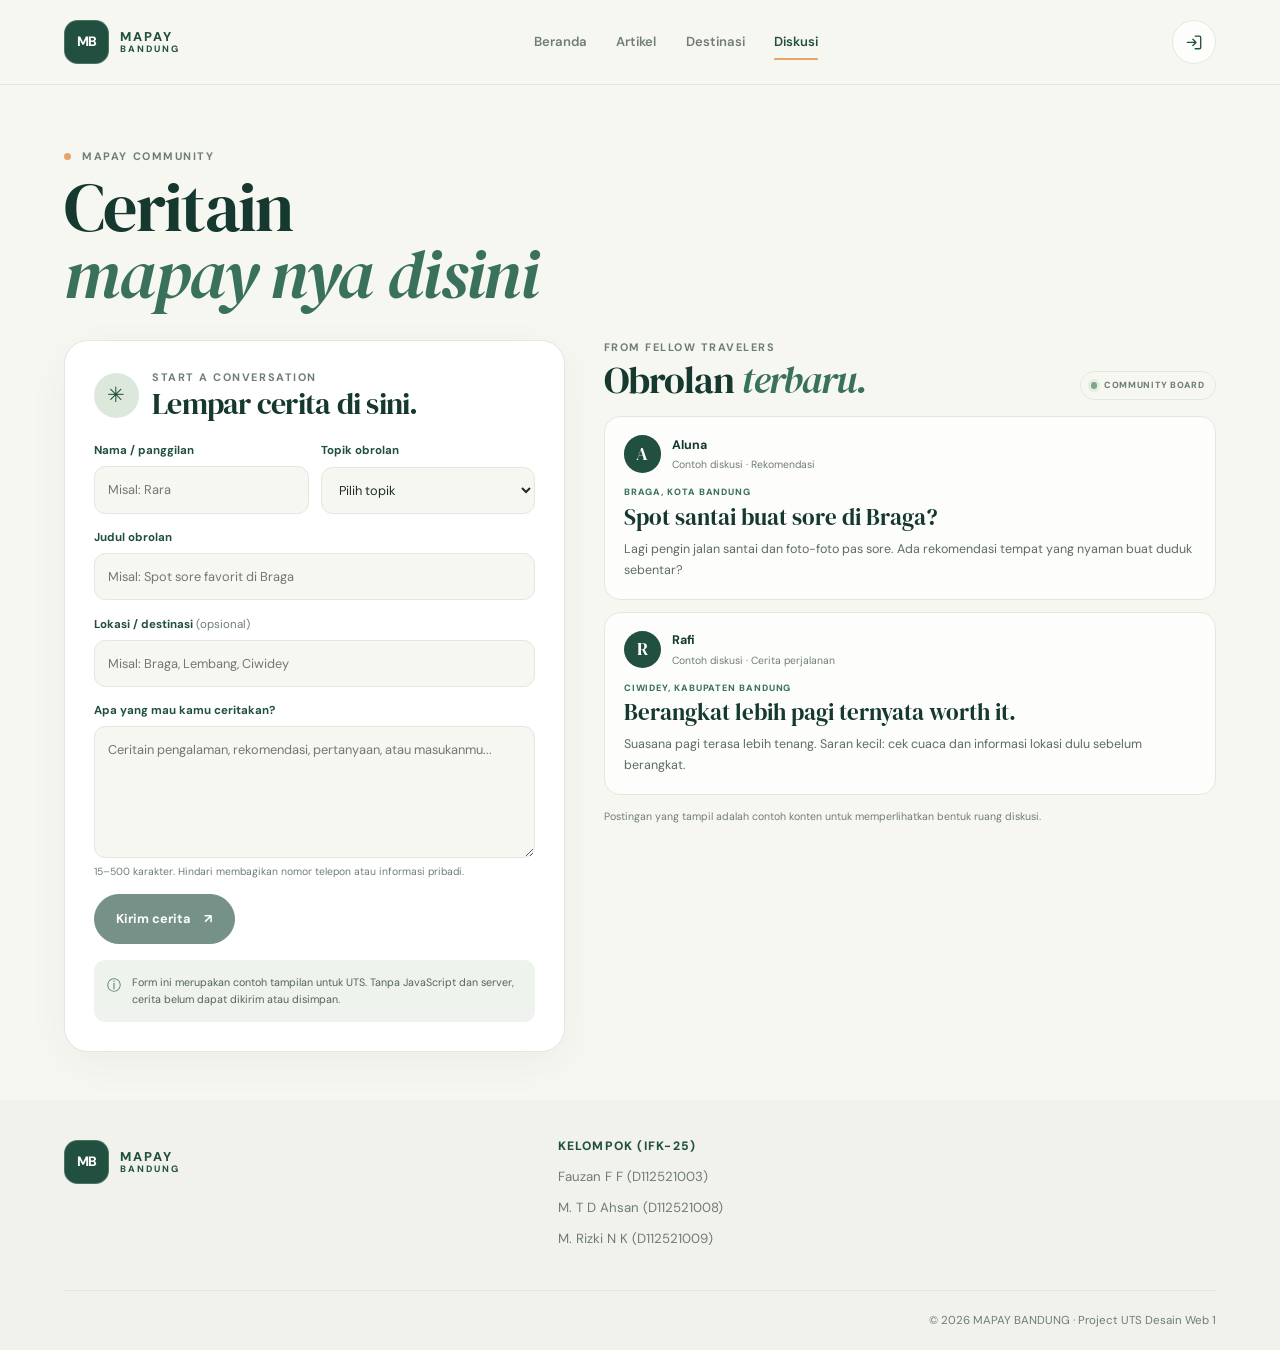
<file: wilayah.html>
<!doctype html>
<html lang="id">
  <head>
    <meta charset="utf-8" />
    <meta name="viewport" content="width=device-width, initial-scale=1" />
    <meta name="description" content="Ruang diskusi MAPAY BANDUNG untuk berbagi cerita, rekomendasi, pertanyaan, dan masukan perjalanan." />
    <meta name="theme-color" content="#214F40" />
    <title>Ruang Diskusi — MAPAY BANDUNG</title>
    <link rel="preconnect" href="https://fonts.googleapis.com" />
    <link rel="preconnect" href="https://fonts.gstatic.com" crossorigin />
    <link href="https://fonts.googleapis.com/css2?family=DM+Sans:wght@400;500;600;700;800&family=DM+Serif+Display:ital@0;1&display=swap" rel="stylesheet" />
    <link rel="stylesheet" href="src/css/main.css" />
  </head>
  <body class="page-discussion">
    <a class="skip-link" href="#main-content">Lewati ke konten utama</a>
    <header class="site-header">
      <div class="container site-header__inner">
        <a class="brand" href="index.html" aria-label="MAPAY BANDUNG, beranda">
          <span class="brand__mark" aria-hidden="true">MB</span>
          <span class="brand__wordmark">MAPAY<strong>BANDUNG</strong></span>
        </a>
        <nav class="primary-nav" aria-label="Navigasi utama"><a href="index.html">Beranda</a><a href="artikel.html">Artikel</a><a href="destinasi.html">Destinasi</a><a href="wilayah.html" aria-current="page">Diskusi</a></nav>
        <a class="header-login" href="login.html" aria-label="Masuk ke MAPAY BANDUNG" title="Masuk">
          <svg viewBox="0 0 24 24" aria-hidden="true" focusable="false">
            <path d="M13 4h5a2 2 0 0 1 2 2v12a2 2 0 0 1-2 2h-5" />
            <path d="M3 12h11m-4-4 4 4-4 4" />
          </svg>
        </a>
        <details class="mobile-nav">
          <summary aria-label="Buka menu navigasi">
            <span>MENU</span><svg viewBox="0 0 24 24" aria-hidden="true"><path d="M4 7h16M4 12h16M4 17h16" /></svg>
          </summary>
          <nav class="mobile-nav__panel" aria-label="Navigasi mobile">
            <a href="index.html">Beranda</a><a href="artikel.html">Artikel</a><a href="destinasi.html">Destinasi</a><a href="wilayah.html" aria-current="page">Diskusi</a><a href="login.html">Masuk</a>
          </nav>
        </details>
      </div>
    </header>

    <main id="main-content">
      <section class="discussion-page">
        <div class="container">
          <div class="discussion-heading">
            <div>
              <p class="eyebrow"><span class="eyebrow__dot"></span> MAPAY COMMUNITY</p>
              <h1>Ceritain <br /><em>mapay nya disini</em></h1>
            </div>
          </div>

          <div class="discussion-layout">
            <section class="discussion-compose" aria-labelledby="discussion-form-title">
              <div class="discussion-compose__top">
                <span class="discussion-compose__icon" aria-hidden="true">✳</span>
                <div>
                  <p class="eyebrow">START A CONVERSATION</p>
                  <h2 id="discussion-form-title">Lempar cerita di sini.</h2>
                </div>
              </div>
              <form class="discussion-form">
                <div class="discussion-form__row">
                  <div class="form-field"><label for="discussion-name">Nama / panggilan</label><input id="discussion-name" name="name" type="text" placeholder="Misal: Rara" minlength="2" maxlength="24" required /></div>
                  <div class="form-field">
                    <label for="discussion-topic">Topik obrolan</label
                    ><select id="discussion-topic" name="topic" required>
                      <option value="">Pilih topik</option>
                      <option>Cerita perjalanan</option>
                      <option>Rekomendasi</option>
                      <option>Tanya-tanya</option>
                      <option>Masukan</option>
                      <option>Keluhan</option>
                    </select>
                  </div>
                </div>
                <div class="form-field"><label for="discussion-title">Judul obrolan</label><input id="discussion-title" name="title" type="text" placeholder="Misal: Spot sore favorit di Braga" minlength="4" maxlength="70" required /></div>
                <div class="form-field">
                  <label for="discussion-place">Lokasi / destinasi <span>(opsional)</span></label
                  ><input id="discussion-place" name="place" type="text" placeholder="Misal: Braga, Lembang, Ciwidey" maxlength="60" />
                </div>
                <div class="form-field">
                  <label for="discussion-message">Apa yang mau kamu ceritakan?</label
                  ><textarea id="discussion-message" name="message" rows="5" minlength="15" maxlength="500" placeholder="Ceritain pengalaman, rekomendasi, pertanyaan, atau masukanmu..." required></textarea
                  ><span class="field-hint">15–500 karakter. Hindari membagikan nomor telepon atau informasi pribadi.</span>
                </div>
                <button class="button discussion-submit" type="button" disabled>Kirim cerita <span aria-hidden="true">↗</span></button>
              </form>
              <div class="discussion-local-note">
                <span aria-hidden="true">ⓘ</span>
                <p>Form ini merupakan contoh tampilan untuk UTS. Tanpa JavaScript dan server, cerita belum dapat dikirim atau disimpan.</p>
              </div>
            </section>

            <section class="discussion-feed" aria-labelledby="discussion-feed-title">
              <div class="discussion-feed__heading">
                <div>
                  <p class="eyebrow">FROM FELLOW TRAVELERS</p>
                  <h2 id="discussion-feed-title">Obrolan <em>terbaru.</em></h2>
                </div>
                <span class="discussion-live"><i aria-hidden="true"></i> COMMUNITY BOARD</span>
              </div>
              <div class="discussion-post-list">
                <article class="discussion-post">
                  <div class="discussion-post__meta">
                    <span class="discussion-post__avatar">A</span><span><strong>Aluna</strong><small>Contoh diskusi · Rekomendasi</small></span>
                  </div>
                  <p class="discussion-post__place">BRAGA, KOTA BANDUNG</p>
                  <h3>Spot santai buat sore di Braga?</h3>
                  <p class="discussion-post__message">Lagi pengin jalan santai dan foto-foto pas sore. Ada rekomendasi tempat yang nyaman buat duduk sebentar?</p>
                </article>
                <article class="discussion-post">
                  <div class="discussion-post__meta">
                    <span class="discussion-post__avatar">R</span><span><strong>Rafi</strong><small>Contoh diskusi · Cerita perjalanan</small></span>
                  </div>
                  <p class="discussion-post__place">CIWIDEY, KABUPATEN BANDUNG</p>
                  <h3>Berangkat lebih pagi ternyata worth it.</h3>
                  <p class="discussion-post__message">Suasana pagi terasa lebih tenang. Saran kecil: cek cuaca dan informasi lokasi dulu sebelum berangkat.</p>
                </article>
              </div>
              <p class="discussion-feed__footnote">Postingan yang tampil adalah contoh konten untuk memperlihatkan bentuk ruang diskusi.</p>
            </section>
          </div>
        </div>
      </section>
    </main>

    <footer class="site-footer">
      <div class="container">
        <div class="footer-main">
          <div class="footer-brand">
            <a class="brand brand--footer" href="index.html" aria-label="MAPAY BANDUNG, beranda"
              ><span class="brand__mark" aria-hidden="true">MB</span><span class="brand__wordmark">MAPAY<strong>BANDUNG</strong></span></a
            >
          </div>
          <div class="footer-column">
            <h2>Kelompok (IFK-25)</h2>
            <a href="https://www.instagram.com" target="_blank" rel="noopener noreferrer">Fauzan F F (D112521003)</a>
            <a href="https://www.instagram.com" target="_blank" rel="noopener noreferrer">M. T D Ahsan (D112521008)</a>
            <a href="https://www.instagram.com" target="_blank" rel="noopener noreferrer">M. Rizki N K (D112521009)</a>
          </div>
        </div>
        <div class="footer-bottom">
          <p>© 2026 MAPAY BANDUNG · Project UTS Desain Web 1</p>
        </div>
      </div>
    </footer>
  </body>
</html>
</file>
<file: src/css/main.css>
/* MAPAY BANDUNG — CSS utama */
@import url("./base/reset.css");
@import url("./base/variables.css");
@import url("./base/typography.css");
@import url("./layout/container.css");
@import url("./layout/header.css");
@import url("./layout/footer.css");
@import url("./layout/responsive.css");
@import url("./components/buttons.css");
@import url("./components/navigation.css");
@import url("./components/cards.css");
@import url("./components/forms.css");
@import url("./pages/home.css");
@import url("./pages/articles.css");
@import url("./pages/destinations.css");
@import url("./pages/discussion.css");
@import url("./pages/login.css");
</file>
